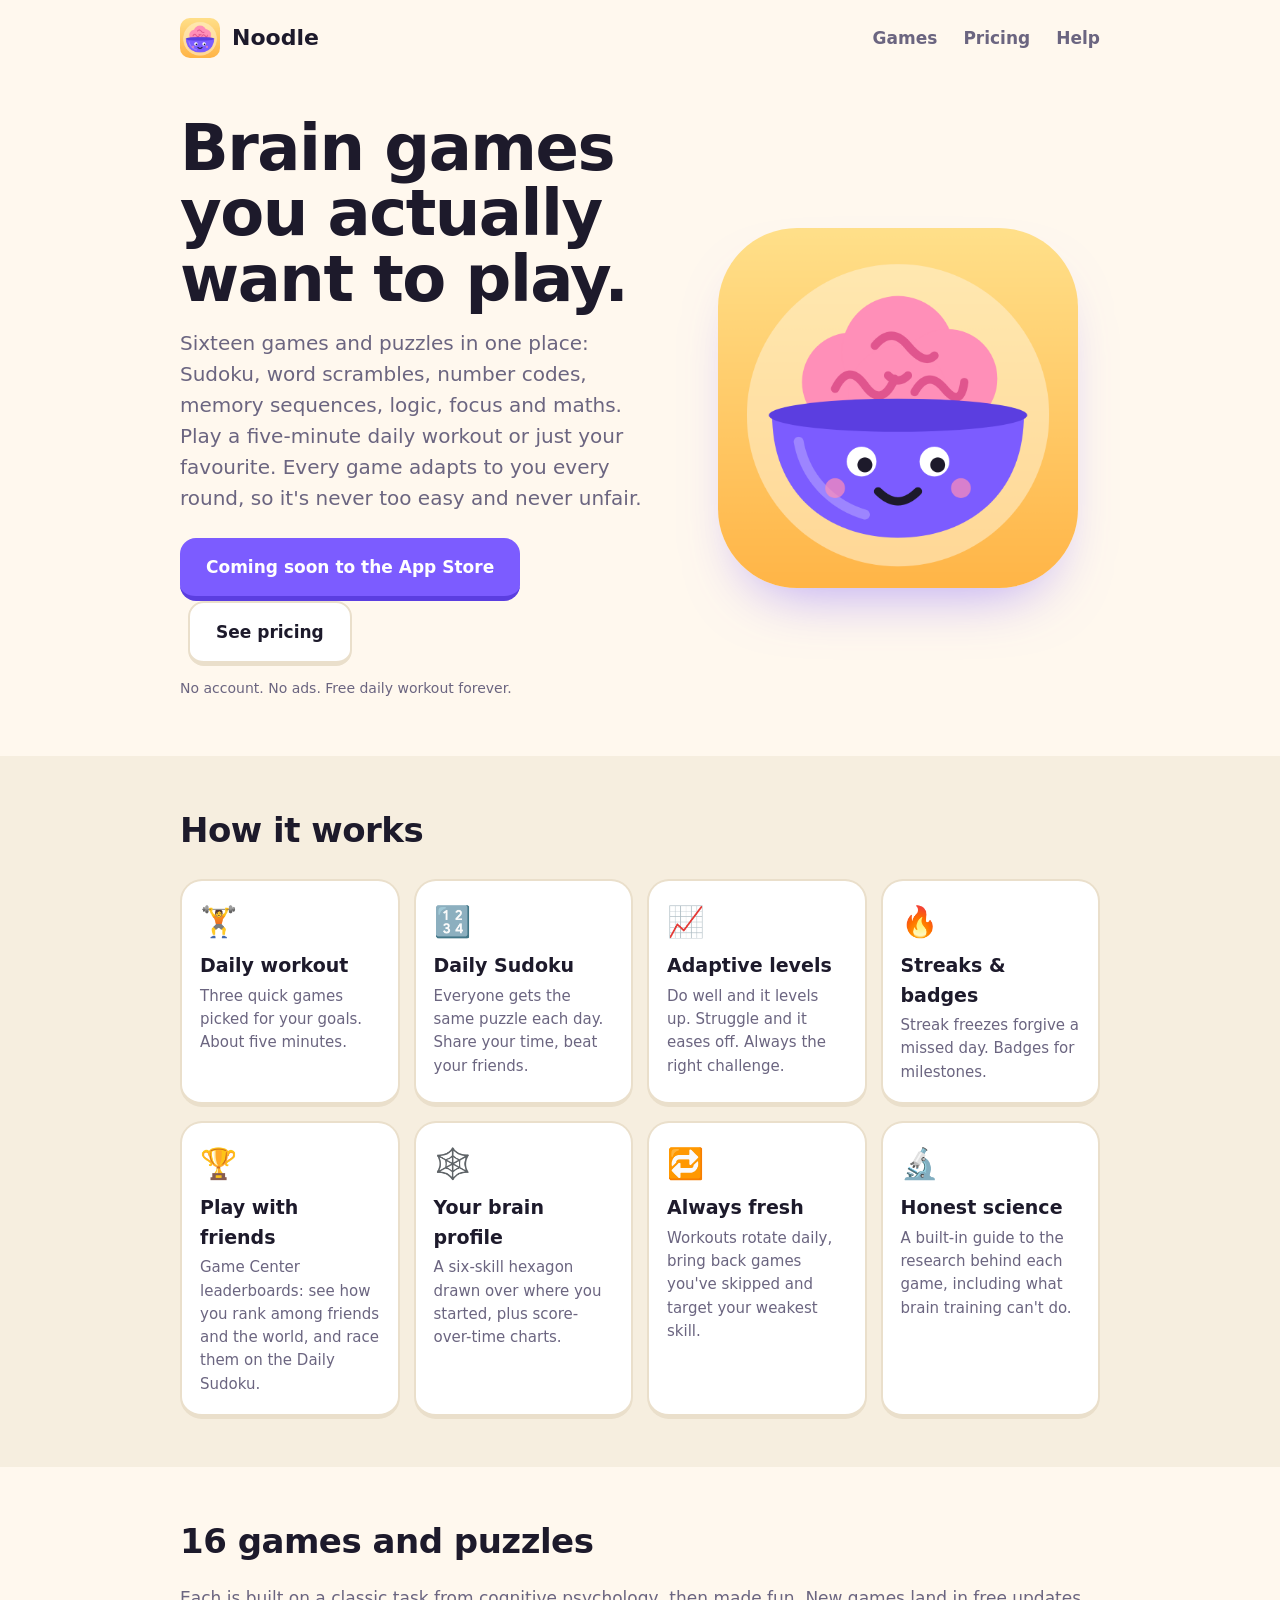
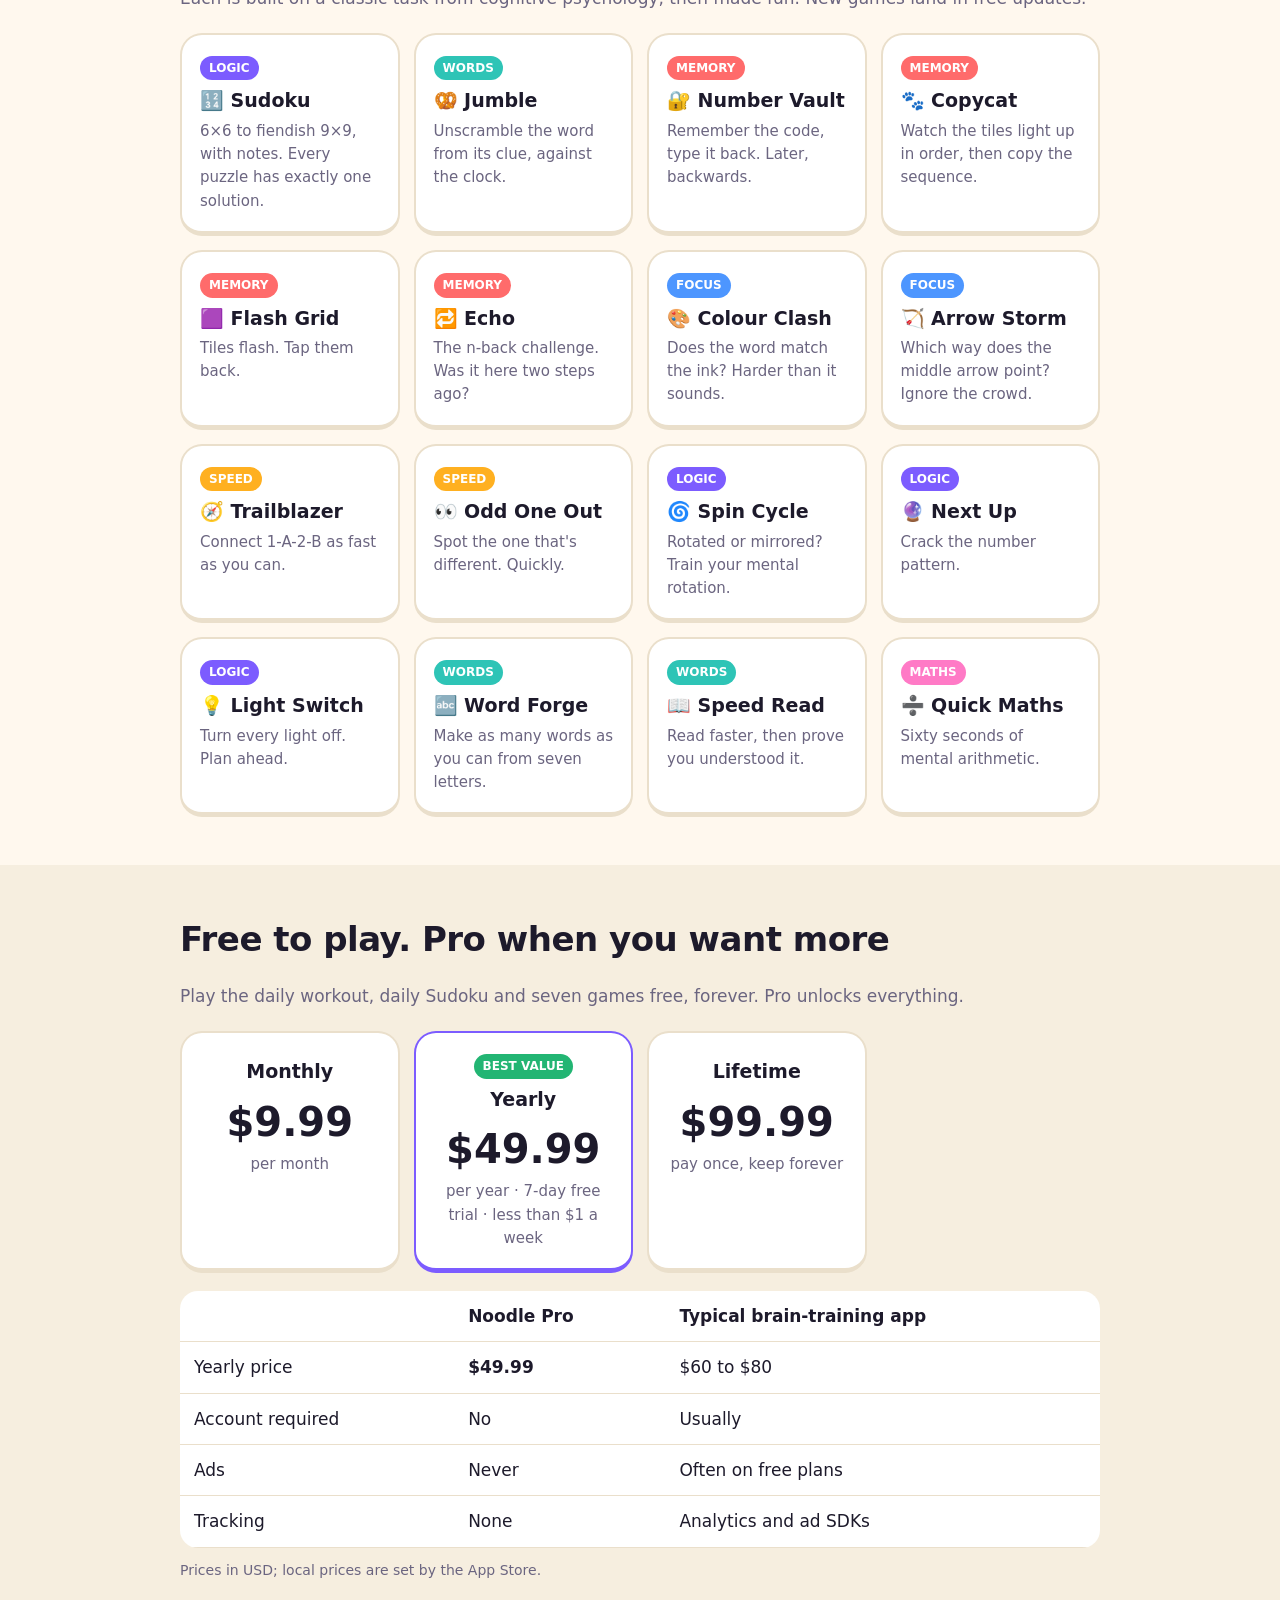
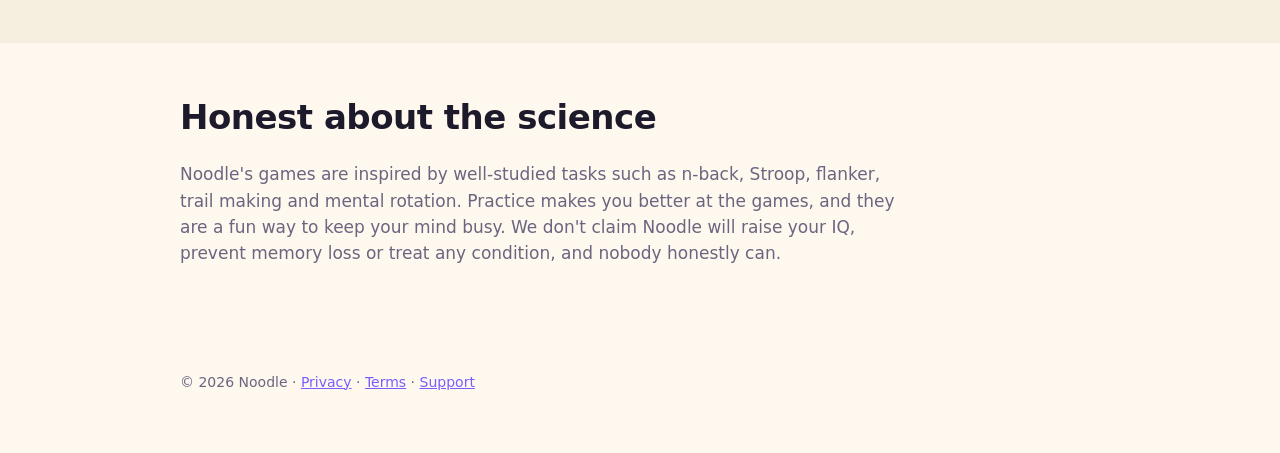
<file: index.html>
<!doctype html>
<html lang="en">
<head>
<meta charset="utf-8">
<meta name="viewport" content="width=device-width, initial-scale=1">
<title>Noodle: Brain Games & Sudoku</title>
<meta name="description" content="16 brain games and puzzles in one app: Sudoku, Jumble word scrambles, number codes, memory sequences, logic, focus and maths. Adaptive difficulty, daily streaks, no ads. Pro has a 7-day free trial.">
<meta property="og:title" content="Noodle: Brain Games & Sudoku">
<meta property="og:description" content="Brain games you actually want to play. Daily workout, daily Sudoku, streaks. No ads, no account.">
<meta property="og:image" content="icon.png">
<meta name="apple-itunes-app" content="app-id=">
<link rel="icon" href="favicon.png">
<link rel="stylesheet" href="style.css">
</head>
<body>
<div class="wrap">
  <nav><img src="icon.png" alt=""><b>Noodle</b><a href="#games">Games</a><a href="#pricing">Pricing</a><a href="support.html">Help</a></nav>

  <div class="hero">
    <div>
      <h1>Brain games you actually want to play.</h1>
      <p>Sixteen games and puzzles in one place: Sudoku, word scrambles, number codes, memory sequences, logic, focus and maths. Play a five-minute daily workout or just your favourite. Every game adapts to you every round, so it's never too easy and never unfair.</p>
      <a class="btn" id="store" href="#">Coming soon to the App Store</a>
      <a class="btn ghost" href="#pricing">See pricing</a>
      <div class="note">No account. No ads. Free daily workout forever.</div>
    </div>
    <img src="icon.png" alt="Noodle app icon: a happy bowl of brain-shaped noodles">
  </div>
</div>

<section style="background:var(--alt)">
  <div class="wrap">
    <h2>How it works</h2>
    <div class="grid">
      <div class="card"><div class="e">🏋️</div><h3>Daily workout</h3><p>Three quick games picked for your goals. About five minutes.</p></div>
      <div class="card"><div class="e">🔢</div><h3>Daily Sudoku</h3><p>Everyone gets the same puzzle each day. Share your time, beat your friends.</p></div>
      <div class="card"><div class="e">📈</div><h3>Adaptive levels</h3><p>Do well and it levels up. Struggle and it eases off. Always the right challenge.</p></div>
      <div class="card"><div class="e">🔥</div><h3>Streaks & badges</h3><p>Streak freezes forgive a missed day. Badges for milestones.</p></div>
      <div class="card"><div class="e">🏆</div><h3>Play with friends</h3><p>Game Center leaderboards: see how you rank among friends and the world, and race them on the Daily Sudoku.</p></div>
      <div class="card"><div class="e">🕸️</div><h3>Your brain profile</h3><p>A six-skill hexagon drawn over where you started, plus score-over-time charts.</p></div>
      <div class="card"><div class="e">🔁</div><h3>Always fresh</h3><p>Workouts rotate daily, bring back games you've skipped and target your weakest skill.</p></div>
      <div class="card"><div class="e">🔬</div><h3>Honest science</h3><p>A built-in guide to the research behind each game, including what brain training can't do.</p></div>
    </div>
  </div>
</section>

<section id="games">
  <div class="wrap">
    <h2>16 games and puzzles</h2>
    <p style="color:var(--dim)">Each is built on a classic task from cognitive psychology, then made fun. New games land in free updates.</p>
    <div class="grid">
      <div class="card"><span class="tag" style="background:#7C5CFF">LOGIC</span><h3>🔢 Sudoku</h3><p>6×6 to fiendish 9×9, with notes. Every puzzle has exactly one solution.</p></div>
      <div class="card"><span class="tag" style="background:#2EC4B6">WORDS</span><h3>🥨 Jumble</h3><p>Unscramble the word from its clue, against the clock.</p></div>
      <div class="card"><span class="tag" style="background:#FF6B6B">MEMORY</span><h3>🔐 Number Vault</h3><p>Remember the code, type it back. Later, backwards.</p></div>
      <div class="card"><span class="tag" style="background:#FF6B6B">MEMORY</span><h3>🐾 Copycat</h3><p>Watch the tiles light up in order, then copy the sequence.</p></div>
      <div class="card"><span class="tag" style="background:#FF6B6B">MEMORY</span><h3>🟪 Flash Grid</h3><p>Tiles flash. Tap them back.</p></div>
      <div class="card"><span class="tag" style="background:#FF6B6B">MEMORY</span><h3>🔁 Echo</h3><p>The n-back challenge. Was it here two steps ago?</p></div>
      <div class="card"><span class="tag" style="background:#4D96FF">FOCUS</span><h3>🎨 Colour Clash</h3><p>Does the word match the ink? Harder than it sounds.</p></div>
      <div class="card"><span class="tag" style="background:#4D96FF">FOCUS</span><h3>🏹 Arrow Storm</h3><p>Which way does the middle arrow point? Ignore the crowd.</p></div>
      <div class="card"><span class="tag" style="background:#FFB020">SPEED</span><h3>🧭 Trailblazer</h3><p>Connect 1-A-2-B as fast as you can.</p></div>
      <div class="card"><span class="tag" style="background:#FFB020">SPEED</span><h3>👀 Odd One Out</h3><p>Spot the one that's different. Quickly.</p></div>
      <div class="card"><span class="tag" style="background:#7C5CFF">LOGIC</span><h3>🌀 Spin Cycle</h3><p>Rotated or mirrored? Train your mental rotation.</p></div>
      <div class="card"><span class="tag" style="background:#7C5CFF">LOGIC</span><h3>🔮 Next Up</h3><p>Crack the number pattern.</p></div>
      <div class="card"><span class="tag" style="background:#7C5CFF">LOGIC</span><h3>💡 Light Switch</h3><p>Turn every light off. Plan ahead.</p></div>
      <div class="card"><span class="tag" style="background:#2EC4B6">WORDS</span><h3>🔤 Word Forge</h3><p>Make as many words as you can from seven letters.</p></div>
      <div class="card"><span class="tag" style="background:#2EC4B6">WORDS</span><h3>📖 Speed Read</h3><p>Read faster, then prove you understood it.</p></div>
      <div class="card"><span class="tag" style="background:#FF7AC6">MATHS</span><h3>➗ Quick Maths</h3><p>Sixty seconds of mental arithmetic.</p></div>
    </div>
  </div>
</section>

<section id="pricing" style="background:var(--alt)">
  <div class="wrap">
    <h2>Free to play. Pro when you want more</h2>
    <p style="color:var(--dim)">Play the daily workout, daily Sudoku and seven games free, forever. Pro unlocks everything.</p>
    <div class="grid">
      <div class="card price"><h3>Monthly</h3><div class="big">$9.99</div><p>per month</p></div>
      <div class="card price best"><span class="tag" style="background:#22B573">BEST VALUE</span><h3>Yearly</h3><div class="big">$49.99</div><p>per year · 7-day free trial · less than $1 a week</p></div>
      <div class="card price"><h3>Lifetime</h3><div class="big">$99.99</div><p>pay once, keep forever</p></div>
    </div>
    <table class="cmp">
      <tr><th></th><th>Noodle Pro</th><th>Typical brain-training app</th></tr>
      <tr><td>Yearly price</td><td><b>$49.99</b></td><td>$60 to $80</td></tr>
      <tr><td>Account required</td><td>No</td><td>Usually</td></tr>
      <tr><td>Ads</td><td>Never</td><td>Often on free plans</td></tr>
      <tr><td>Tracking</td><td>None</td><td>Analytics and ad SDKs</td></tr>
    </table>
    <p class="note">Prices in USD; local prices are set by the App Store.</p>
  </div>
</section>

<section>
  <div class="wrap">
    <h2>Honest about the science</h2>
    <p style="color:var(--dim);max-width:720px">Noodle's games are inspired by well-studied tasks such as n-back, Stroop, flanker, trail making and mental rotation. Practice makes you better at the games, and they are a fun way to keep your mind busy. We don't claim Noodle will raise your IQ, prevent memory loss or treat any condition, and nobody honestly can.</p>
  </div>
</section>

<div class="wrap">
  <footer>
    © 2026 Noodle · <a href="privacy.html">Privacy</a> · <a href="terms.html">Terms</a> · <a href="support.html">Support</a>
  </footer>
</div>
<script>
  // Swapped in once the App Store listing is live: set APP_ID below.
  var APP_ID = '';
  if (APP_ID) {
    var a = document.getElementById('store');
    a.href = 'https://apps.apple.com/app/id' + APP_ID;
    a.textContent = 'Download on the App Store';
    document.querySelector('meta[name=apple-itunes-app]').content = 'app-id=' + APP_ID;
  }
</script>
</body>
</html>
</file>
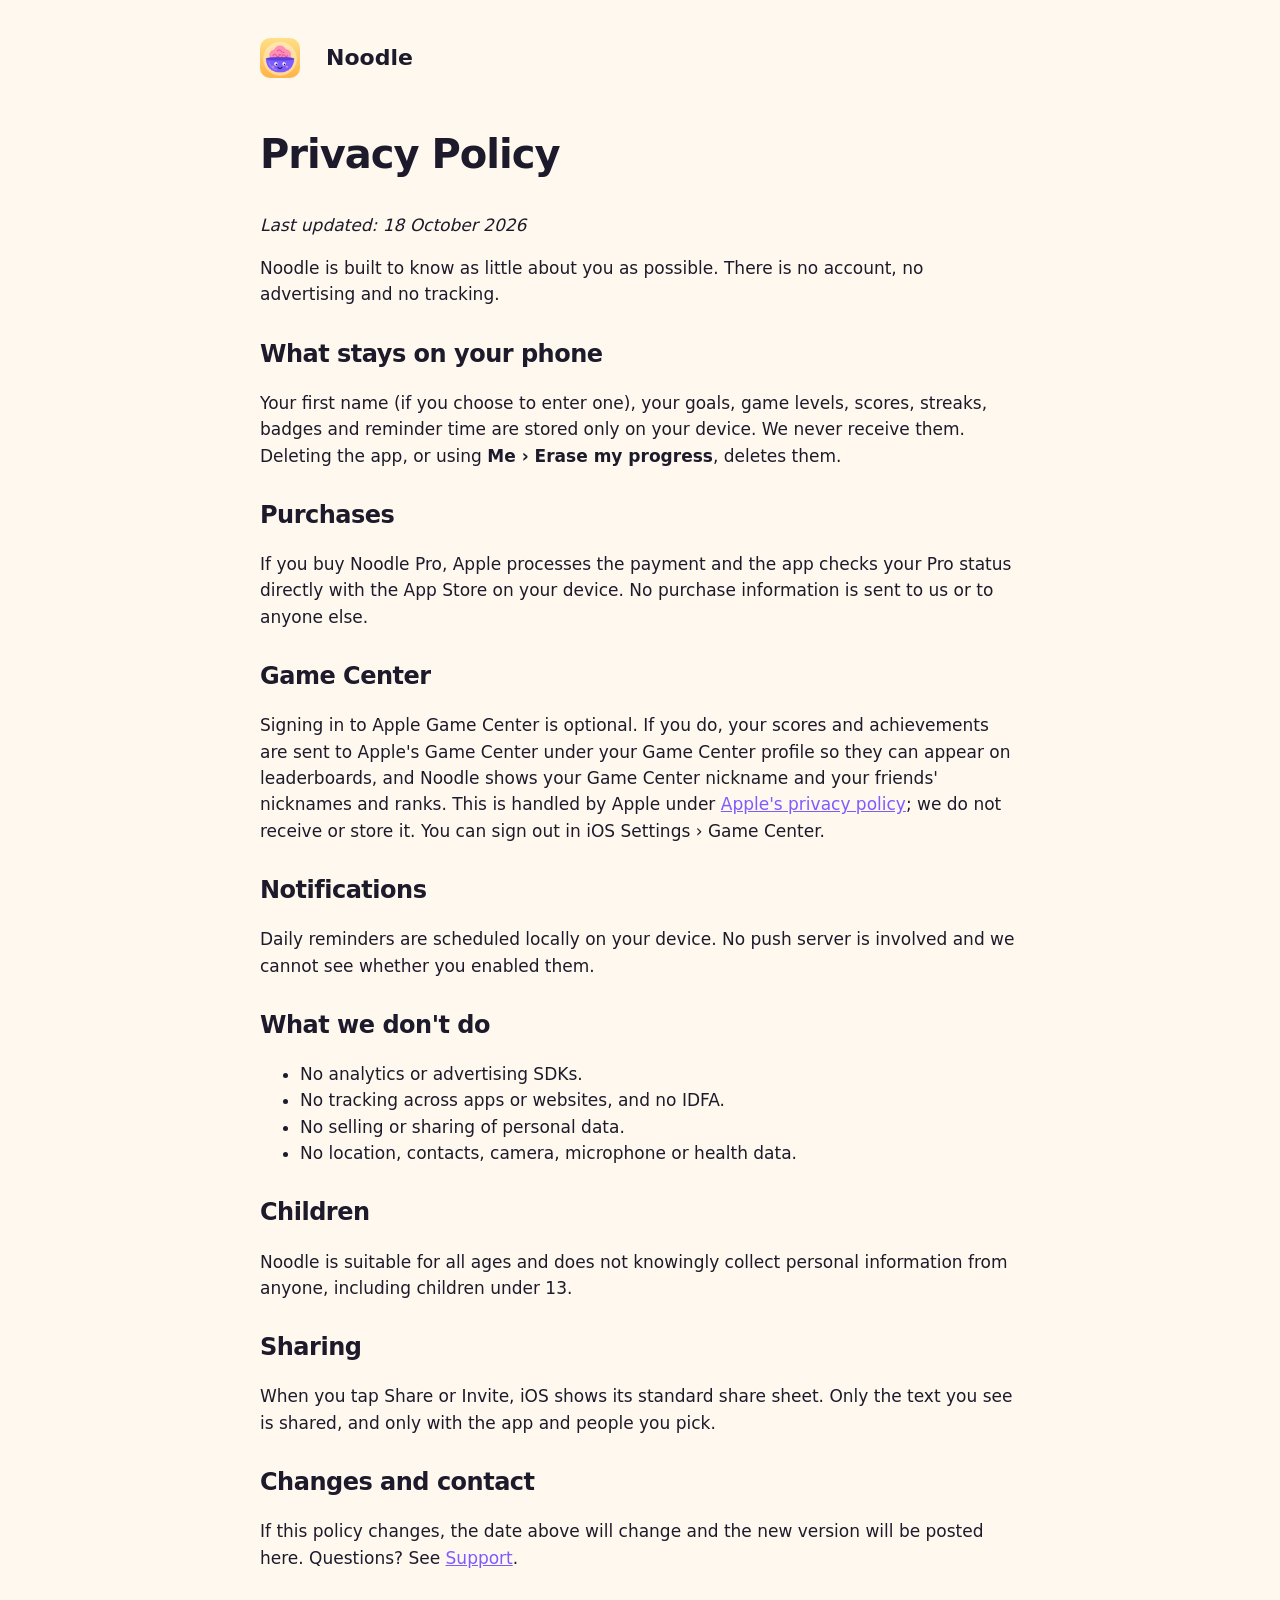
<file: privacy.html>
<!doctype html>
<html lang="en">
<head>
<meta charset="utf-8">
<meta name="viewport" content="width=device-width, initial-scale=1">
<title>Noodle Privacy Policy</title>
<link rel="icon" href="favicon.png">
<link rel="stylesheet" href="style.css">
</head>
<body>
<div class="wrap doc">
  <nav><img src="icon.png" alt=""><b><a href="index.html" style="color:inherit;text-decoration:none">Noodle</a></b></nav>
  <h1>Privacy Policy</h1>
  <p><i>Last updated: 18 October 2026</i></p>

  <p>Noodle is built to know as little about you as possible. There is no account, no advertising and no tracking.</p>

  <h2>What stays on your phone</h2>
  <p>Your first name (if you choose to enter one), your goals, game levels, scores, streaks, badges and reminder time are stored only on your device. We never receive them. Deleting the app, or using <b>Me › Erase my progress</b>, deletes them.</p>

  <h2>Purchases</h2>
  <p>If you buy Noodle Pro, Apple processes the payment and the app checks your Pro status directly with the App Store on your device. No purchase information is sent to us or to anyone else.</p>

  <h2>Game Center</h2>
  <p>Signing in to Apple Game Center is optional. If you do, your scores and achievements are sent to Apple's Game Center under your Game Center profile so they can appear on leaderboards, and Noodle shows your Game Center nickname and your friends' nicknames and ranks. This is handled by Apple under <a href="https://www.apple.com/legal/privacy/">Apple's privacy policy</a>; we do not receive or store it. You can sign out in iOS Settings › Game Center.</p>

  <h2>Notifications</h2>
  <p>Daily reminders are scheduled locally on your device. No push server is involved and we cannot see whether you enabled them.</p>

  <h2>What we don't do</h2>
  <ul>
    <li>No analytics or advertising SDKs.</li>
    <li>No tracking across apps or websites, and no IDFA.</li>
    <li>No selling or sharing of personal data.</li>
    <li>No location, contacts, camera, microphone or health data.</li>
  </ul>

  <h2>Children</h2>
  <p>Noodle is suitable for all ages and does not knowingly collect personal information from anyone, including children under 13.</p>

  <h2>Sharing</h2>
  <p>When you tap Share or Invite, iOS shows its standard share sheet. Only the text you see is shared, and only with the app and people you pick.</p>

  <h2>Changes and contact</h2>
  <p>If this policy changes, the date above will change and the new version will be posted here. Questions? See <a href="support.html">Support</a>.</p>
</div>
</body>
</html>
</file>
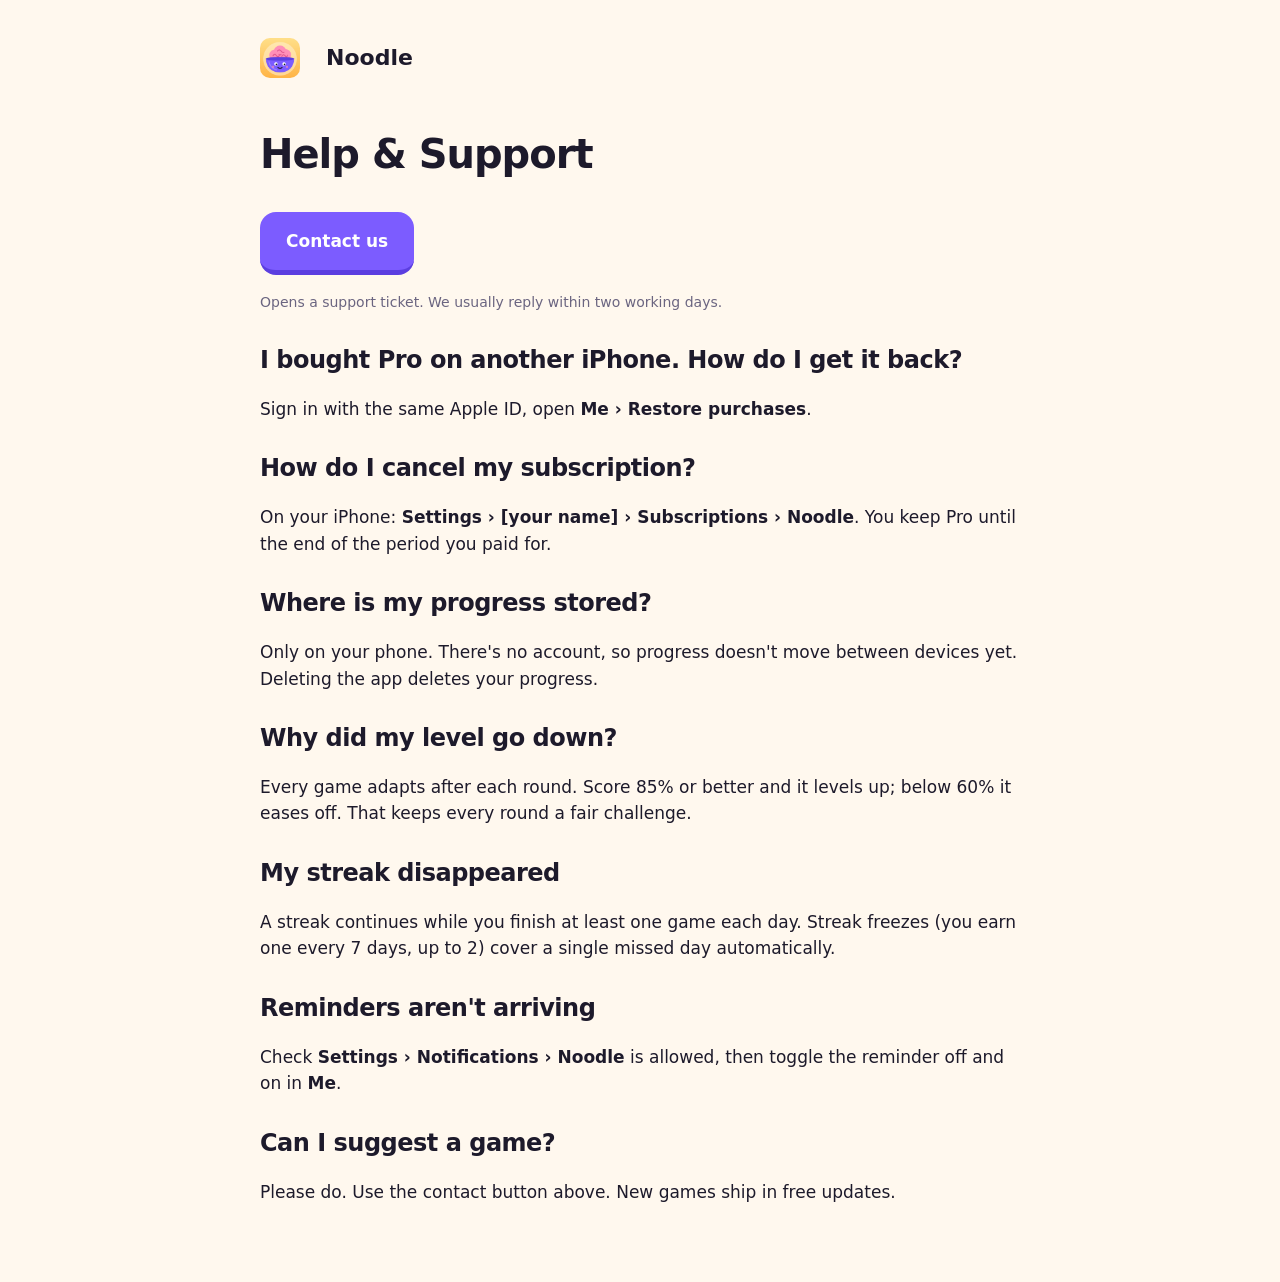
<file: support.html>
<!doctype html>
<html lang="en">
<head>
<meta charset="utf-8">
<meta name="viewport" content="width=device-width, initial-scale=1">
<title>Noodle Support</title>
<link rel="icon" href="favicon.png">
<link rel="stylesheet" href="style.css">
</head>
<body>
<div class="wrap doc">
  <nav><img src="icon.png" alt=""><b><a href="index.html" style="color:inherit;text-decoration:none">Noodle</a></b></nav>
  <h1>Help & Support</h1>

  <p><a class="btn" href="https://github.com/slimboi34/noodle-site/issues/new">Contact us</a></p>
  <p class="note">Opens a support ticket. We usually reply within two working days.</p>

  <h2>I bought Pro on another iPhone. How do I get it back?</h2>
  <p>Sign in with the same Apple ID, open <b>Me › Restore purchases</b>.</p>

  <h2>How do I cancel my subscription?</h2>
  <p>On your iPhone: <b>Settings › [your name] › Subscriptions › Noodle</b>. You keep Pro until the end of the period you paid for.</p>

  <h2>Where is my progress stored?</h2>
  <p>Only on your phone. There's no account, so progress doesn't move between devices yet. Deleting the app deletes your progress.</p>

  <h2>Why did my level go down?</h2>
  <p>Every game adapts after each round. Score 85% or better and it levels up; below 60% it eases off. That keeps every round a fair challenge.</p>

  <h2>My streak disappeared</h2>
  <p>A streak continues while you finish at least one game each day. Streak freezes (you earn one every 7 days, up to 2) cover a single missed day automatically.</p>

  <h2>Reminders aren't arriving</h2>
  <p>Check <b>Settings › Notifications › Noodle</b> is allowed, then toggle the reminder off and on in <b>Me</b>.</p>

  <h2>Can I suggest a game?</h2>
  <p>Please do. Use the contact button above. New games ship in free updates.</p>
</div>
</body>
</html>
</file>
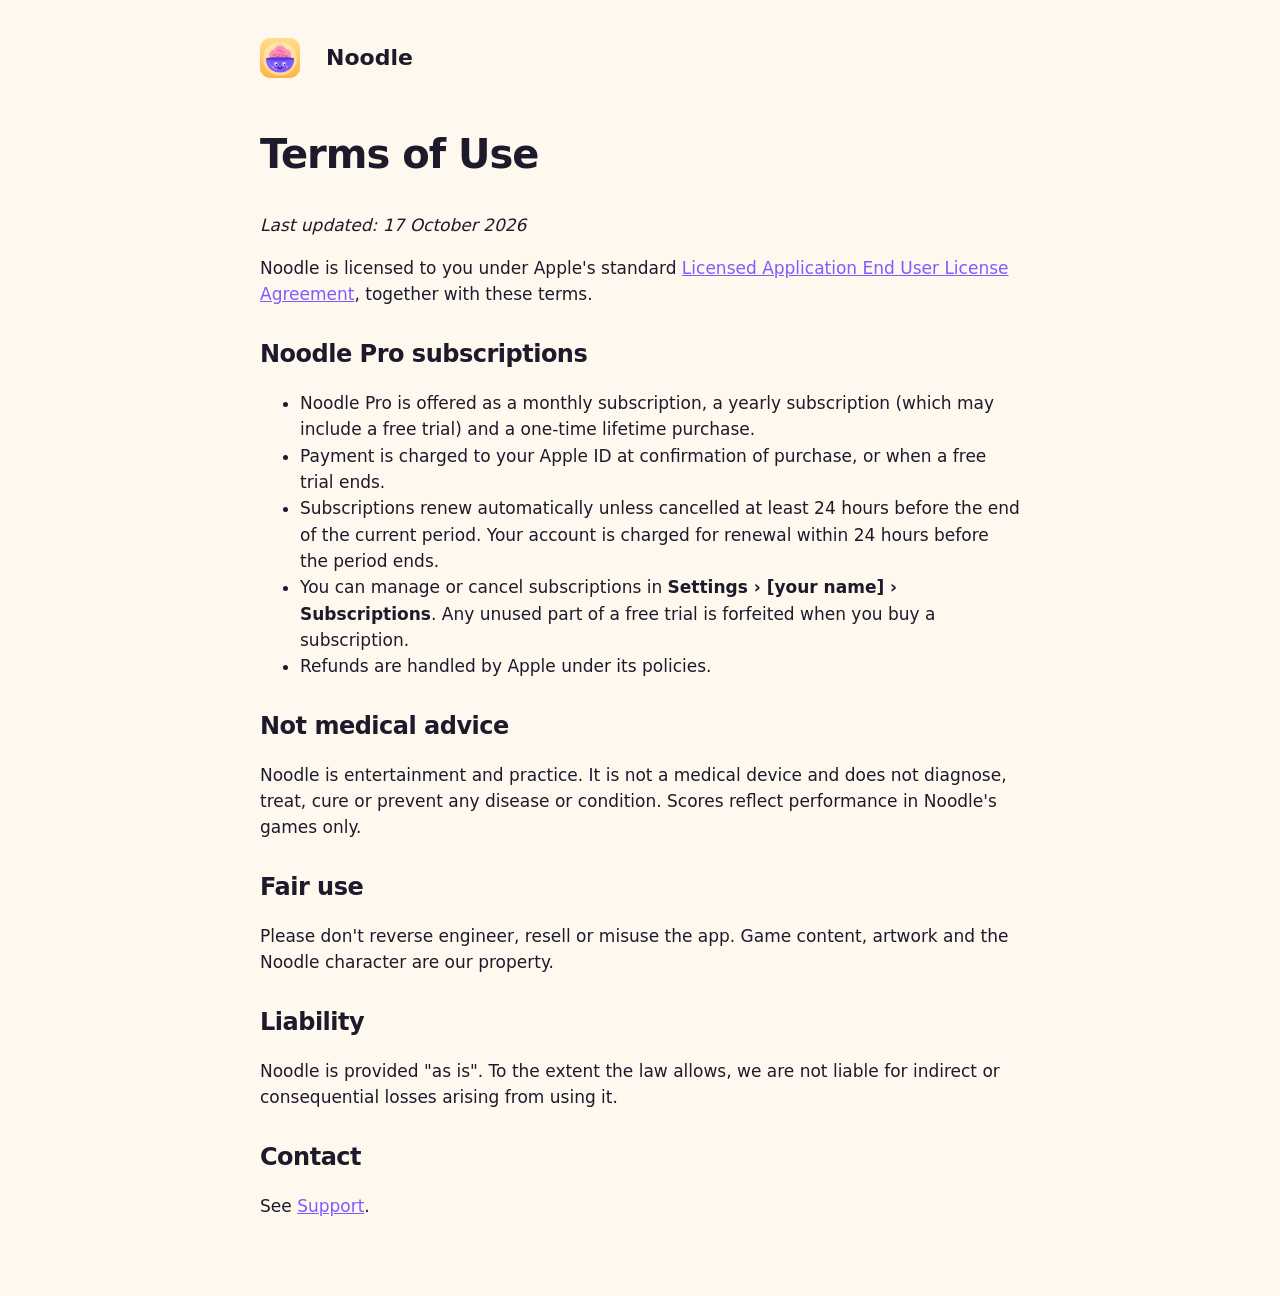
<file: terms.html>
<!doctype html>
<html lang="en">
<head>
<meta charset="utf-8">
<meta name="viewport" content="width=device-width, initial-scale=1">
<title>Noodle Terms of Use</title>
<link rel="icon" href="favicon.png">
<link rel="stylesheet" href="style.css">
</head>
<body>
<div class="wrap doc">
  <nav><img src="icon.png" alt=""><b><a href="index.html" style="color:inherit;text-decoration:none">Noodle</a></b></nav>
  <h1>Terms of Use</h1>
  <p><i>Last updated: 17 October 2026</i></p>

  <p>Noodle is licensed to you under Apple's standard <a href="https://www.apple.com/legal/internet-services/itunes/dev/stdeula/">Licensed Application End User License Agreement</a>, together with these terms.</p>

  <h2>Noodle Pro subscriptions</h2>
  <ul>
    <li>Noodle Pro is offered as a monthly subscription, a yearly subscription (which may include a free trial) and a one-time lifetime purchase.</li>
    <li>Payment is charged to your Apple ID at confirmation of purchase, or when a free trial ends.</li>
    <li>Subscriptions renew automatically unless cancelled at least 24 hours before the end of the current period. Your account is charged for renewal within 24 hours before the period ends.</li>
    <li>You can manage or cancel subscriptions in <b>Settings › [your name] › Subscriptions</b>. Any unused part of a free trial is forfeited when you buy a subscription.</li>
    <li>Refunds are handled by Apple under its policies.</li>
  </ul>

  <h2>Not medical advice</h2>
  <p>Noodle is entertainment and practice. It is not a medical device and does not diagnose, treat, cure or prevent any disease or condition. Scores reflect performance in Noodle's games only.</p>

  <h2>Fair use</h2>
  <p>Please don't reverse engineer, resell or misuse the app. Game content, artwork and the Noodle character are our property.</p>

  <h2>Liability</h2>
  <p>Noodle is provided "as is". To the extent the law allows, we are not liable for indirect or consequential losses arising from using it.</p>

  <h2>Contact</h2>
  <p>See <a href="support.html">Support</a>.</p>
</div>
</body>
</html>
</file>
<file: style.css>
:root {
  --bg: #fff8ee;
  --card: #ffffff;
  --alt: #f6eedf;
  --border: #eadfcb;
  --text: #1d1a2b;
  --dim: #6b6580;
  --primary: #7c5cff;
  --deep: #5b3ee0;
  --sun: #ffd166;
}
@media (prefers-color-scheme: dark) {
  :root {
    --bg: #14121f;
    --card: #1f1c2e;
    --alt: #2a2640;
    --border: #36314f;
    --text: #f5f2ff;
    --dim: #a39dba;
    --primary: #8e72ff;
    --deep: #6a4ff0;
  }
}
* { box-sizing: border-box; }
body {
  margin: 0;
  background: var(--bg);
  color: var(--text);
  font: 17px/1.55 ui-rounded, 'SF Pro Rounded', 'Nunito', system-ui, sans-serif;
}
a { color: var(--primary); }
.wrap { max-width: 960px; margin: 0 auto; padding: 0 20px; }
nav { display: flex; align-items: center; gap: 12px; padding: 18px 0; }
nav img { width: 40px; height: 40px; border-radius: 10px; }
nav b { font-size: 22px; flex: 1; }
nav a { font-weight: 800; text-decoration: none; color: var(--dim); margin-left: 14px; }
.hero { display: grid; grid-template-columns: 1.2fr 1fr; gap: 32px; align-items: center; padding: 40px 0 56px; }
.hero h1 { font-size: clamp(38px, 6vw, 64px); line-height: 1.02; letter-spacing: -1.5px; margin: 0 0 16px; font-weight: 900; }
.hero p { font-size: 20px; color: var(--dim); margin: 0 0 24px; }
.hero img { width: 100%; max-width: 360px; border-radius: 22%; justify-self: center; box-shadow: 0 30px 60px -30px rgba(124, 92, 255, 0.6); }
.btn {
  display: inline-block; padding: 16px 26px; border-radius: 16px; font-weight: 900; text-decoration: none;
  background: var(--primary); color: #fff; border-bottom: 5px solid var(--deep);
}
.btn.ghost { background: var(--card); color: var(--text); border: 2px solid var(--border); border-bottom-width: 5px; margin-left: 8px; }
.note { font-size: 14px; color: var(--dim); margin-top: 12px; }
h2 { font-size: 34px; letter-spacing: -0.5px; margin: 0 0 8px; font-weight: 900; }
section { padding: 48px 0; }
.grid { display: grid; grid-template-columns: repeat(auto-fill, minmax(210px, 1fr)); gap: 14px; margin-top: 22px; }
.card { background: var(--card); border: 2px solid var(--border); border-bottom-width: 5px; border-radius: 22px; padding: 18px; }
.card .e { font-size: 30px; }
.card h3 { margin: 6px 0 4px; font-size: 19px; }
.card p { margin: 0; color: var(--dim); font-size: 15px; }
.tag { display: inline-block; font-size: 12px; font-weight: 900; padding: 3px 9px; border-radius: 99px; color: #fff; }
.price { text-align: center; }
.price .big { font-size: 40px; font-weight: 900; }
.price.best { border-color: var(--primary); }
.cmp { width: 100%; border-collapse: collapse; margin-top: 18px; background: var(--card); border-radius: 18px; overflow: hidden; }
.cmp td, .cmp th { padding: 12px 14px; border-bottom: 1px solid var(--border); text-align: left; }
footer { padding: 40px 0 60px; color: var(--dim); font-size: 14px; }
.doc { max-width: 760px; padding: 20px 0 60px; }
.doc h1 { font-size: 40px; letter-spacing: -1px; }
.doc h2 { font-size: 24px; margin-top: 28px; }
@media (max-width: 720px) {
  .hero { grid-template-columns: 1fr; padding-top: 10px; }
  .hero img { max-width: 220px; order: -1; }
  nav a { display: none; }
  .btn.ghost { margin: 10px 0 0; }
}
</file>
